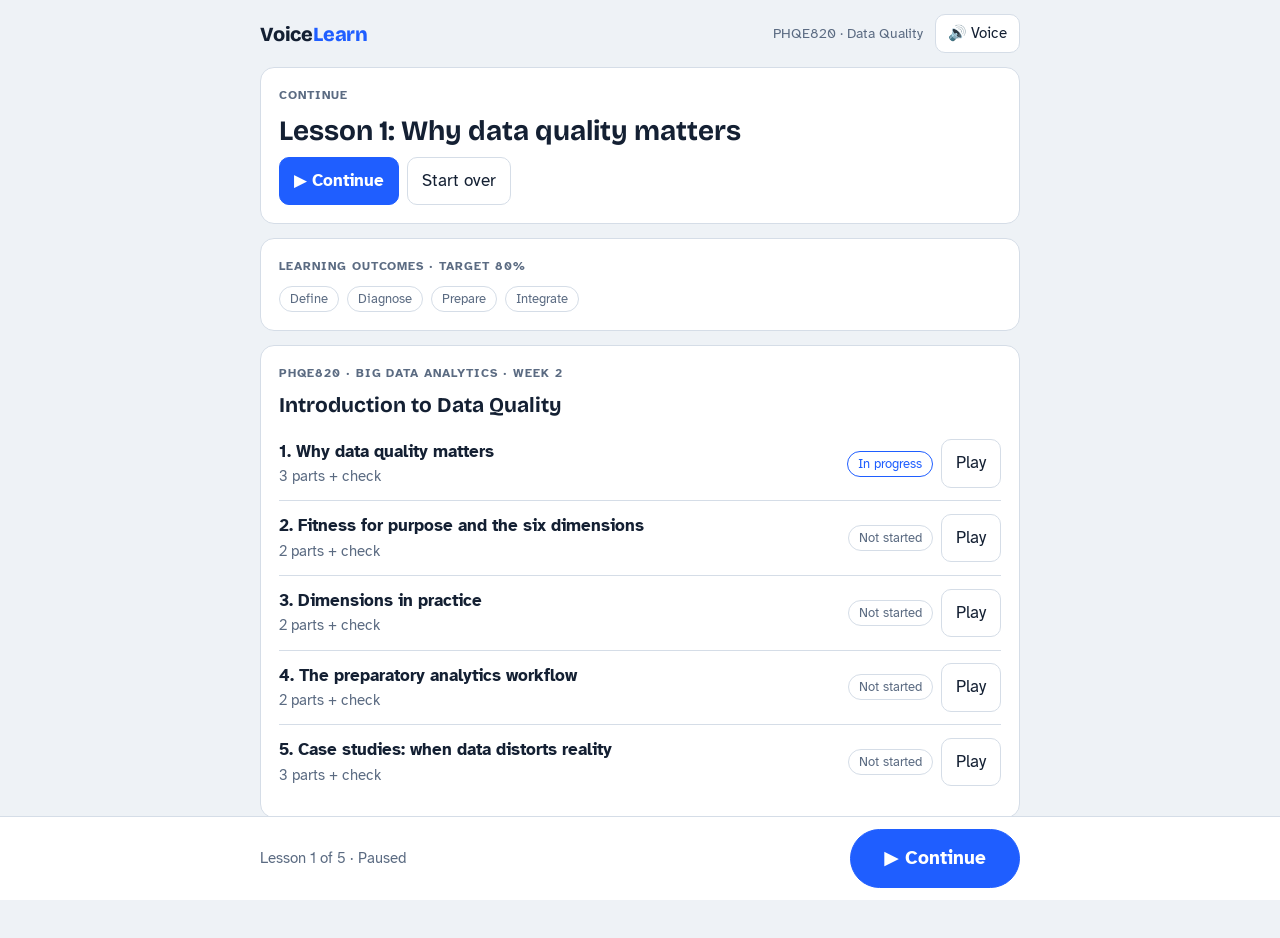
<file: index.html>
<!doctype html>
<html lang="en">
<head>
<meta charset="utf-8">
<meta name="viewport" content="width=device-width,initial-scale=1,viewport-fit=cover">
<title>VoiceLearn Prototype</title>
<link rel="stylesheet" href="https://fonts.googleapis.com/css2?family=Atkinson+Hyperlegible:wght@400;700&family=Bricolage+Grotesque:opsz,wght@12..96,600;12..96,800&display=swap">
<link rel="stylesheet" href="scenes.css?v=6">
<style>
/* Narrated presentation: the stage plays like a video; one Pause/Continue control. */
:root{
  --bg:#EEF2F6; --surface:#FFFFFF; --ink:#142033; --muted:#5B6B82; --line:#D5DDE7;
  --accent:#1F5EFF; --accent-ink:#FFFFFF; --ok:#1E8E5A; --warn:#B26A00;
  --display:"Bricolage Grotesque",system-ui,sans-serif; --body:"Atkinson Hyperlegible",system-ui,sans-serif;
}
@media (prefers-color-scheme:dark){:root:not([data-theme="light"]){
  --bg:#0D131C; --surface:#151D29; --ink:#E8EEF6; --muted:#93A3B8; --line:#263245;
  --accent:#6C9BFF; --accent-ink:#0D131C; --ok:#3DD68C; --warn:#FFB84D; color-scheme:dark}}
:root[data-theme="dark"]{
  --bg:#0D131C; --surface:#151D29; --ink:#E8EEF6; --muted:#93A3B8; --line:#263245;
  --accent:#6C9BFF; --accent-ink:#0D131C; --ok:#3DD68C; --warn:#FFB84D; color-scheme:dark}
*{box-sizing:border-box}
html,body{margin:0}
body{background:var(--bg);color:var(--ink);font:17px/1.55 var(--body);padding:0 16px 120px}
[hidden]{display:none!important}
header{display:flex;align-items:center;justify-content:space-between;gap:12px;max-width:760px;margin:0 auto;padding-block:14px}
.brand{font:800 20px var(--display);letter-spacing:-.01em;cursor:pointer;background:none;border:0;padding:0;color:var(--ink)}
.brand span{color:var(--accent)}
main{max-width:760px;margin:0 auto;display:grid;gap:14px}
h1,h2{font-family:var(--display);text-wrap:balance;margin:0;line-height:1.15}
h1{font-size:28px} h2{font-size:21px}
.eyebrow{font-size:12px;text-transform:uppercase;letter-spacing:.08em;color:var(--muted);font-weight:700}
.card{background:var(--surface);border:1px solid var(--line);border-radius:14px;padding:18px;display:grid;gap:10px;min-width:0}
.muted{color:var(--muted)}
button{font:inherit;cursor:pointer;border-radius:10px;border:1px solid var(--line);background:var(--surface);color:var(--ink);padding:10px 14px}
button.primary{background:var(--accent);color:var(--accent-ink);border-color:var(--accent);font-weight:700}
button:focus-visible{outline:3px solid var(--accent);outline-offset:2px}
.lesson{display:flex;justify-content:space-between;gap:12px;align-items:center;padding:12px 0;border-top:1px solid var(--line)}
.lesson:first-child{border-top:0}
.pill{font-size:13px;padding:2px 10px;border-radius:99px;border:1px solid var(--line);color:var(--muted);white-space:nowrap}
.pill.done{color:var(--ok);border-color:var(--ok)}
.pill.now{color:var(--accent);border-color:var(--accent)}
.pill.warn{color:var(--warn);border-color:var(--warn)}
.row{display:flex;flex-wrap:wrap;gap:8px;align-items:center}
.player .stage,.player .look{height:max(340px,calc(100dvh - 250px))}
.player .look{position:relative;border-radius:16px;overflow:hidden;background:#0c0c10}
body.fs .player .look{position:fixed;left:0;right:0;top:0;bottom:calc(150px + env(safe-area-inset-bottom,0px));height:auto;border-radius:0;z-index:50}
.cc{min-height:3.2em;font-size:18px;line-height:1.45;text-align:center;padding-inline:8px;text-wrap:balance}
.bar{position:fixed;left:0;right:0;bottom:0;background:var(--surface);border-top:1px solid var(--line);
  padding:12px 16px calc(12px + env(safe-area-inset-bottom,0px))}
.bar-in{max-width:760px;margin:0 auto;display:flex;align-items:center;gap:14px}
.bar .status{flex:1;min-width:0;font-size:15px;color:var(--muted);white-space:nowrap;overflow:hidden;text-overflow:ellipsis}
.hdr-course{font-size:14px;margin-left:auto;white-space:nowrap;overflow:hidden;text-overflow:ellipsis;min-width:0}
.vbtn{padding:7px 12px;font-size:15px;white-space:nowrap}
.vpanel{position:fixed;z-index:20;left:16px;right:16px;top:calc(64px + env(safe-area-inset-top,0px));max-width:420px;margin-left:auto;
  box-shadow:0 20px 60px rgba(0,0,0,.35)}
.vpanel select,.vpanel input[type=range]{width:100%;font:inherit}
.vpanel select{padding:10px;border-radius:10px;border:1px solid var(--line);background:var(--bg);color:var(--ink)}
.vpanel input[type=range]{accent-color:var(--accent)}
.send{margin-top:6px}
.fld{display:grid;gap:4px;font-size:15px;color:var(--muted)}
.fld input{font:inherit;color:var(--ink);background:var(--bg);border:1px solid var(--line);border-radius:10px;padding:10px 12px;width:100%}
#fsBtn{display:none;padding:12px 14px;border-radius:99px;font-size:18px;line-height:1}
body[data-view="player"] #fsBtn{display:block}
/* Full screen player: stage fills the screen, caption + controls float over it like a video player. */
body.fs{overflow:hidden}
body.fs header,body.fs .vpanel{display:none}
/* The picture stops above a black caption band, so subtitles and controls never cover content. */
body.fs{background:#000}
body.fs .player .stage{position:fixed;left:0;right:0;top:0;bottom:calc(150px + env(safe-area-inset-bottom,0px));height:auto;border-radius:0;z-index:50}
body.fs .cc{position:fixed;left:0;right:0;bottom:0;z-index:51;margin:0;height:calc(150px + env(safe-area-inset-bottom,0px));
  padding:12px 20px 0;color:#fff;background:#000;pointer-events:none}
body.fs .bar{z-index:52;background:transparent;border:0}
body.fs .bar .status{color:rgba(255,255,255,.8)}
body.fs #fsBtn{background:rgba(20,20,24,.55);color:#fff;border-color:rgba(255,255,255,.3);backdrop-filter:blur(8px)}
body.fs .send{display:none}
#toggle{min-width:170px;padding:14px 22px;font-size:19px;border-radius:99px}
</style>
</head>
<body>
<header>
  <button class="brand" id="home" aria-label="Course home">Voice<span>Learn</span></button>
  <span class="muted hdr-course">PHQE820 · Data Quality</span>
  <button id="vBtn" class="vbtn" aria-label="Voice and speed settings">🔊 Voice</button>
</header>
<div class="vpanel card" id="vPanel" hidden>
  <div class="row" style="justify-content:space-between"><b>Voice &amp; speed</b><button id="vClose" aria-label="Close">✕</button></div>
  <label class="fld">Look<select id="vLook"><option value="story">Story cards</option><option value="codex">Signal Studio</option></select></label>
  <label class="fld">Voice<select id="vVoice"></select></label>
  <label class="fld">Speed <output id="vRateOut">1×</output><input id="vRate" type="range" min="0.75" max="2" step="0.25" value="1"></label>
  <div class="row muted" style="justify-content:space-between;font-size:13px"><span>0.75×</span><span>1×</span><span>1.5×</span><span>2×</span></div>
  <label class="fld">Tone <output id="vPitchOut">normal</output><input id="vPitch" type="range" min="0.5" max="1.5" step="0.1" value="1"></label>
  <div class="row muted" style="justify-content:space-between;font-size:13px"><span>Deeper</span><span>Higher</span></div>
  <button id="vTest">▶ Test voice</button>
  <div class="muted" style="font-size:13px">Voices come from your phone. For a male voice on Android: Settings → Text-to-speech → Speech Services by Google → ⚙️ → Install voice data → English → pick a male voice.</div>
</div>
<main id="main"></main>
<div class="bar"><div class="bar-in">
  <div class="status" id="status" role="status">Ready</div>
  <button id="fsBtn" aria-label="Full screen">⛶</button>
  <button class="primary" id="toggle">▶ Continue</button>
</div></div>

<script src="course.js?v=2"></script>
<script src="adaptive.js?v=1"></script>
<script src="scenes.js?v=7"></script>
<script src="https://cdnjs.cloudflare.com/ajax/libs/gsap/3.12.5/gsap.min.js"></script>
<script src="lab/content.js?v=4"></script>
<script src="lab/style-story.js?v=3"></script>
<script src="lab/style-codex.js?v=5"></script>
<script src="moments.js?v=1"></script>
<script src="player.js?v=12"></script>
</body>
</html>
</file>
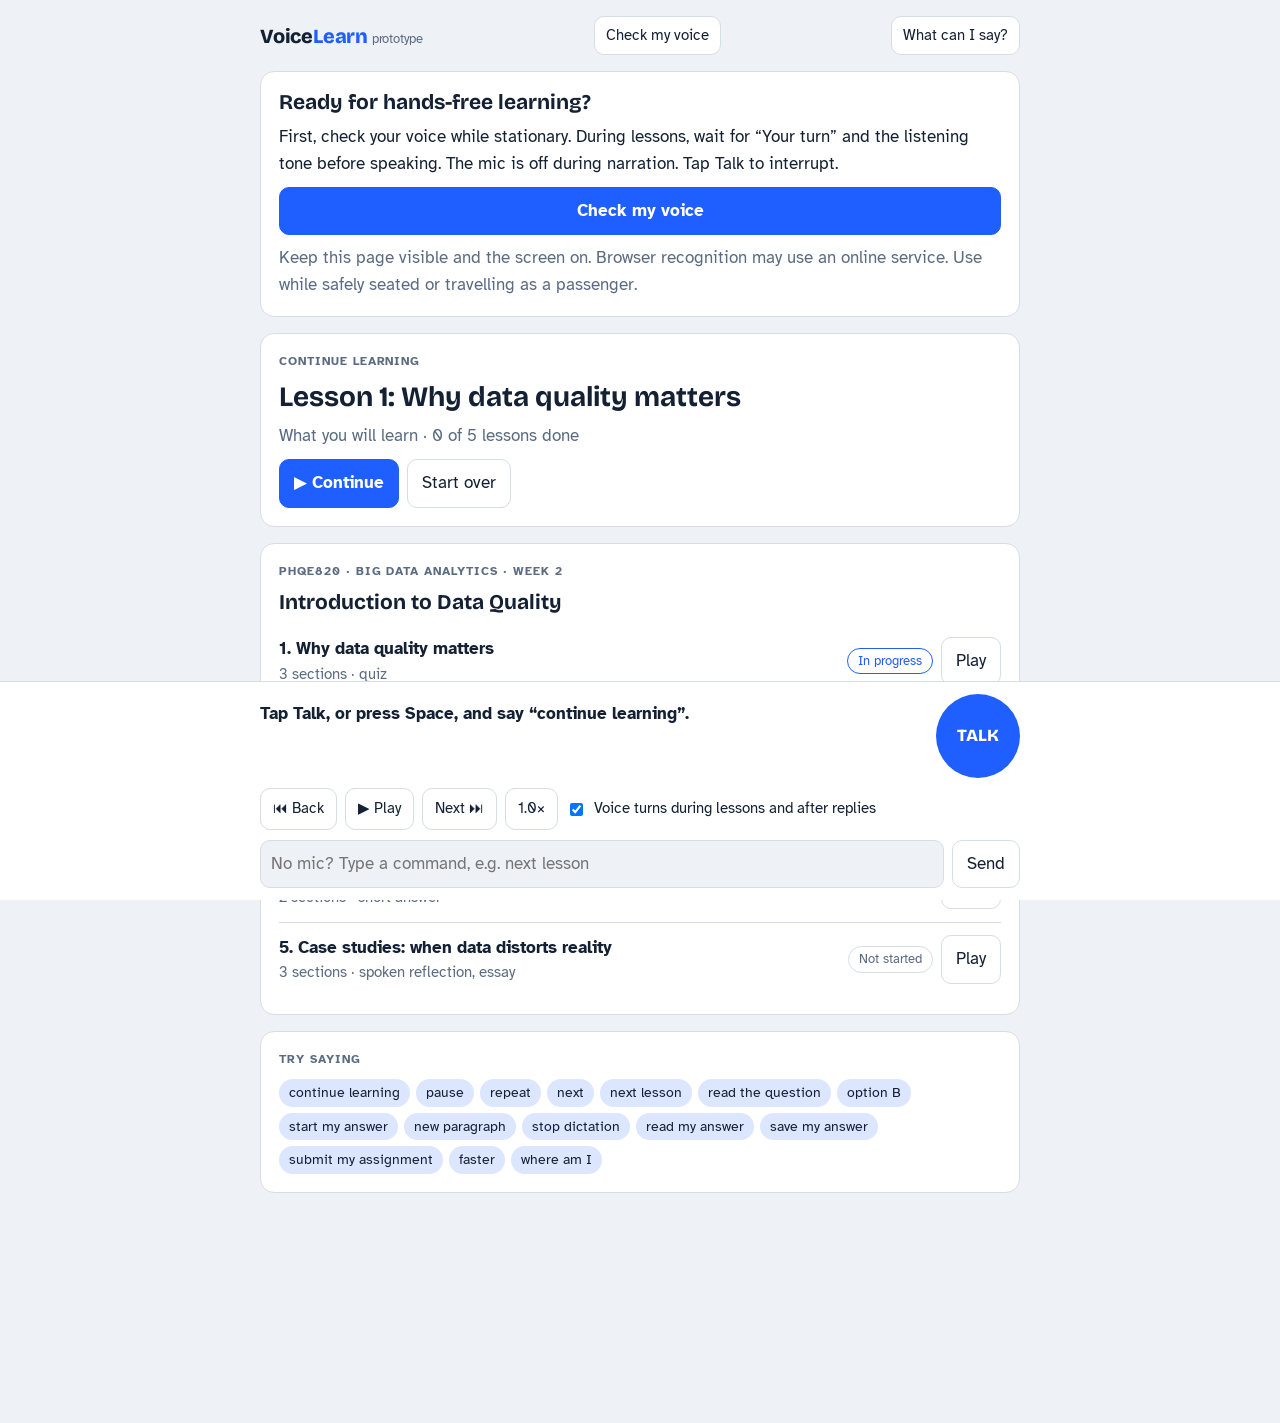
<file: voice.html>
<!doctype html>
<html lang="en">
<head>
<meta charset="utf-8">
<meta name="viewport" content="width=device-width,initial-scale=1,viewport-fit=cover">
<title>VoiceLearn Prototype</title>
<link rel="stylesheet" href="https://fonts.googleapis.com/css2?family=Atkinson+Hyperlegible:wght@400;700&family=Bricolage+Grotesque:opsz,wght@12..96,600;12..96,800&display=swap">
<link rel="stylesheet" href="scenes.css?v=2">
<style>
/* Layout: one column of content, a fixed "voice dock" at the bottom that owns the mic. */
:root{
  --bg:#EEF2F6; --surface:#FFFFFF; --ink:#142033; --muted:#5B6B82; --line:#D5DDE7;
  --accent:#1F5EFF; --accent-ink:#FFFFFF; --live:#D93A40; --ok:#1E8E5A; --bad:#C4372F; --hl:#DCE6FF;
  --display:"Bricolage Grotesque",system-ui,sans-serif; --body:"Atkinson Hyperlegible",system-ui,sans-serif;
}
@media (prefers-color-scheme:dark){:root:not([data-theme="light"]){
  --bg:#0D131C; --surface:#151D29; --ink:#E8EEF6; --muted:#93A3B8; --line:#263245;
  --accent:#6C9BFF; --accent-ink:#0D131C; --live:#FF6369; --ok:#3DD68C; --bad:#FF7A70; --hl:#1E2C4A; color-scheme:dark}}
:root[data-theme="dark"]{
  --bg:#0D131C; --surface:#151D29; --ink:#E8EEF6; --muted:#93A3B8; --line:#263245;
  --accent:#6C9BFF; --accent-ink:#0D131C; --live:#FF6369; --ok:#3DD68C; --bad:#FF7A70; --hl:#1E2C4A; color-scheme:dark}
*{box-sizing:border-box}
html,body{margin:0}
body{background:var(--bg);color:var(--ink);font:17px/1.55 var(--body);padding:0 16px 230px}
[hidden]{display:none!important}
header{display:flex;align-items:center;justify-content:space-between;gap:12px;max-width:760px;margin:0 auto;padding-block:16px}
.brand{font:800 20px var(--display);letter-spacing:-.01em;cursor:pointer}
.brand span{color:var(--accent)}
main{max-width:760px;margin:0 auto;display:grid;gap:16px}
h1,h2{font-family:var(--display);text-wrap:balance;margin:0;line-height:1.15}
h1{font-size:28px} h2{font-size:21px}
.eyebrow{font-size:12px;text-transform:uppercase;letter-spacing:.08em;color:var(--muted);font-weight:700}
.card{background:var(--surface);border:1px solid var(--line);border-radius:14px;padding:18px;display:grid;gap:10px;min-width:0}
.muted{color:var(--muted)}
button{font:inherit;cursor:pointer;border-radius:10px;border:1px solid var(--line);background:var(--surface);color:var(--ink);padding:10px 14px}
button.primary{background:var(--accent);color:var(--accent-ink);border-color:var(--accent);font-weight:700}
button:focus-visible{outline:3px solid var(--accent);outline-offset:2px}
.row{display:flex;flex-wrap:wrap;gap:8px;align-items:center}
.lesson{display:flex;justify-content:space-between;gap:12px;align-items:center;padding:12px 0;border-top:1px solid var(--line)}
.lesson:first-child{border-top:0}
.pill{font-size:13px;padding:2px 10px;border-radius:99px;border:1px solid var(--line);color:var(--muted);white-space:nowrap}
.pill.done{color:var(--ok);border-color:var(--ok)}
.pill.now{color:var(--accent);border-color:var(--accent)}
/* Player = video mode: the stage fills the screen, the dock shrinks to one row of controls. */
.player{position:relative}
.player .stage{height:max(340px,calc(100dvh - 330px))}
.player .resume{position:absolute;left:50%;bottom:22px;transform:translateX(-50%);width:auto;z-index:5;box-shadow:0 10px 40px rgba(0,0,0,.5)}
body[data-view="player"] #voiceSetup{display:none}
body[data-view="player"] .typed,body[data-view="player"] .transport label{display:none}
body[data-view="player"] .status{white-space:nowrap;overflow:hidden;text-overflow:ellipsis;font-size:15px}
body[data-view="player"] .talk{width:68px;height:68px}
body[data-view="player"]{padding-bottom:170px}
header button{padding:7px 11px;font-size:15px}
.cc{min-height:3.2em;font-size:18px;line-height:1.45;text-align:center;color:var(--ink);padding-inline:8px;text-wrap:balance}
.script span{transition:background .2s}
.script span.on{background:var(--hl);border-radius:4px}
.opts{display:grid;gap:8px}
.opts button{text-align:left;display:flex;gap:10px}
.opts b{font-family:var(--display);color:var(--accent)}
.opts button.right{border-color:var(--ok);box-shadow:inset 0 0 0 1px var(--ok)}
.opts button.wrong{border-color:var(--bad);box-shadow:inset 0 0 0 1px var(--bad)}
select{font:inherit;max-width:100%;padding:10px;border-radius:8px;color:var(--ink);background:var(--surface)}
header{flex-wrap:wrap}
textarea{width:100%;min-height:200px;font:inherit;color:var(--ink);background:var(--bg);border:1px solid var(--line);border-radius:10px;padding:12px;resize:vertical}
.interim{color:var(--muted);font-style:italic;min-height:1.5em}
.chips{display:flex;flex-wrap:wrap;gap:6px}
.chips span{font-size:14px;padding:3px 10px;border-radius:99px;background:var(--hl)}
.confirm{border:2px solid var(--accent)}
.resume{font-size:22px;padding:18px;width:100%}
/* Voice dock */
.dock{position:fixed;left:0;right:0;bottom:0;background:var(--surface);border-top:1px solid var(--line);padding:12px 16px calc(12px + env(safe-area-inset-bottom,0px))}
.dock-in{max-width:760px;margin:0 auto;display:grid;grid-template-columns:1fr auto;gap:10px 16px;align-items:center}
.status{font-weight:700;min-width:0}
.heard{color:var(--muted);font-size:15px;min-height:1.4em;overflow-wrap:anywhere}
.talk{grid-row:span 2;width:84px;height:84px;border-radius:50%;background:var(--accent);color:var(--accent-ink);border:0;display:grid;place-items:center;font-weight:800;font-family:var(--display)}
.talk.live{background:var(--live);animation:pulse 1.2s infinite}
.talk.dict{background:var(--live)}
@keyframes pulse{50%{box-shadow:0 0 0 12px color-mix(in srgb,var(--live) 25%,transparent)}}
@media (prefers-reduced-motion:reduce){.talk.live{animation:none}}
.transport{grid-column:1/-1;display:flex;flex-wrap:wrap;gap:8px}
.transport button{padding:8px 12px;font-size:15px}
.typed{grid-column:1/-1;display:flex;gap:8px}
.typed input{flex:1;min-width:0;font:inherit;padding:8px 10px;border-radius:10px;border:1px solid var(--line);background:var(--bg);color:var(--ink)}
.warn{border-color:var(--bad);color:var(--bad)}
</style>
</head>
<body>
<header>
  <div class="brand" id="brand">Voice<span>Learn</span> <small class="muted" style="font:400 13px var(--body)">prototype</small></div>
  <button id="voiceSetup">Check my voice</button><button id="help">What can I say?</button>
</header>
<main id="main"></main>

<div class="dock">
  <div class="dock-in">
    <div class="status" id="status" role="status" aria-live="polite">Tap Talk, or press Space, and say “continue learning”.</div>
    <button class="talk" id="talk" aria-label="Talk">TALK</button>
    <div class="heard" id="heard"></div>
    <div class="transport">
      <button id="bPrev">⏮ Back</button>
      <button id="bPlay">▶ Play</button>
      <button id="bNext">Next ⏭</button>
      <button id="bRate">1.0×</button>
      <label class="row" style="font-size:15px"><input type="checkbox" id="autoL"> Voice turns during lessons and after replies</label>
    </div>
    <form class="typed" id="typed"><input id="typedIn" placeholder="No mic? Type a command, e.g. next lesson"><button>Send</button></form>
  </div>
</div>

<script src="course.js"></script>
<script src="scenes.js?v=1"></script>
<script src="app.js?v=5"></script>
</body>
</html>
</file>
<file: scenes.css>
/* Lesson stage: a "video frame" that builds each section's visual in time with the narration,
   gliding (scrolling) to the newest item. Deliberately dark in both themes, like a video player. */
.stage{
  --st-bg:#0B1426; --st-panel:#13203A; --st-panel2:#182A4A; --st-ink:#EAF0FA; --st-muted:#8EA0BD; --st-line:#24365A;
  --st-accent:#6C9BFF; --st-warm:#FFB84D; --st-bad:#FF6B6B; --st-good:#3DD68C;
  position:relative; height:clamp(calc(360px*var(--k,1)),62vh,calc(680px*var(--k,1))); overflow:hidden; border-radius:calc(16px*var(--k,1));
  background:radial-gradient(120% 80% at 80% 0%,#16264A 0%,var(--st-bg) 60%); color:var(--st-ink);
  font-family:var(--body,system-ui,sans-serif); isolation:isolate;
}
.stage::before{content:"";position:absolute;inset:0;z-index:-1;opacity:.35;
  background-image:linear-gradient(var(--st-line) calc(1px*var(--k,1)),transparent calc(1px*var(--k,1))),linear-gradient(90deg,var(--st-line) calc(1px*var(--k,1)),transparent calc(1px*var(--k,1)));
  background-size:calc(36px*var(--k,1)) calc(36px*var(--k,1));mask-image:linear-gradient(#000,transparent 85%)}
.st-cap{position:absolute;top:calc(12px*var(--k,1));left:calc(14px*var(--k,1));right:calc(14px*var(--k,1));z-index:3;display:flex;justify-content:space-between;gap:calc(10px*var(--k,1));
  font-size:calc(12px*var(--k,1));letter-spacing:.08em;text-transform:uppercase;color:var(--st-muted);font-weight:700;pointer-events:none}
.st-cap b{color:var(--st-accent)}
.st-cap span:first-child{min-width:0;white-space:nowrap;overflow:hidden;text-overflow:ellipsis}
.st-fade{position:absolute;left:0;right:0;height:calc(56px*var(--k,1));z-index:2;pointer-events:none}
.st-fade.t{top:0;height:calc(72px*var(--k,1));background:linear-gradient(var(--st-bg) 45%,transparent)}
.st-fade.b{bottom:0;background:linear-gradient(transparent,var(--st-bg))}
.st-track{position:absolute;left:0;right:0;top:0;padding:calc(56px*var(--k,1)) calc(18px*var(--k,1)) 40vh;display:grid;gap:calc(34px*var(--k,1));
  transition:transform 1.1s cubic-bezier(.22,.8,.2,1);will-change:transform}
.st-bar{position:absolute;left:0;bottom:0;height:calc(3px*var(--k,1));background:var(--st-accent);z-index:3;transition:width .6s ease;width:0}

/* reveal */
.st-beat,.st-it{opacity:0;transform:translateY(calc(22px*var(--k,1)));transition:opacity .7s ease,transform .8s cubic-bezier(.22,.8,.2,1)}
.st-beat.in,.st-it.in{opacity:1;transform:none}
.st-beat.dim{opacity:.38}
.st-beat.in .st-it:not(.in){opacity:0}

/* type */
.st-kicker{font-size:calc(13px*var(--k,1));letter-spacing:.12em;text-transform:uppercase;color:var(--st-accent);font-weight:700}
.st-h{font-family:var(--display,system-ui);font-weight:800;font-size:clamp(calc(28px*var(--k,1)),6.5vw,calc(46px*var(--k,1)));line-height:1.05;margin:calc(6px*var(--k,1)) 0 0;text-wrap:balance}
.st-sub{color:var(--st-muted);margin-top:calc(8px*var(--k,1));font-size:calc(17px*var(--k,1))}
.st-quote{font-family:var(--display,system-ui);font-weight:800;font-size:clamp(calc(26px*var(--k,1)),6vw,calc(40px*var(--k,1)));line-height:1.12;text-wrap:balance}
.st-quote em{font-style:normal;color:var(--st-warm)}
.st-note{color:var(--st-muted);font-size:calc(15px*var(--k,1))}

/* cards grid */
.st-cards{display:grid;grid-template-columns:repeat(auto-fit,minmax(calc(150px*var(--k,1)),1fr));gap:calc(12px*var(--k,1))}
.st-card{background:var(--st-panel);border:calc(1px*var(--k,1)) solid var(--st-line);border-radius:calc(14px*var(--k,1));padding:calc(14px*var(--k,1));display:grid;gap:calc(6px*var(--k,1));min-width:0}
.st-card .ic{width:calc(34px*var(--k,1));height:calc(34px*var(--k,1));border-radius:calc(10px*var(--k,1));display:grid;place-items:center;background:var(--st-panel2);color:var(--st-accent)}
.st-card .ic svg{width:calc(20px*var(--k,1));height:calc(20px*var(--k,1))}
.st-card b{font-family:var(--display,system-ui);font-size:calc(19px*var(--k,1))}
.st-card span{color:var(--st-muted);font-size:calc(15px*var(--k,1));line-height:1.35}
.st-card.in{border-color:var(--st-accent);box-shadow:0 0 0 calc(1px*var(--k,1)) var(--st-accent) inset}
.st-card.in.settled{border-color:var(--st-line);box-shadow:none}
.st-chips{display:flex;flex-wrap:wrap;gap:calc(6px*var(--k,1))}
.st-chips i{font-style:normal;font-size:calc(13px*var(--k,1));padding:calc(2px*var(--k,1)) calc(9px*var(--k,1));border-radius:calc(99px*var(--k,1));background:var(--st-panel2);color:var(--st-ink)}

/* numbered list (a real sequence) */
.st-list{display:grid;gap:calc(12px*var(--k,1));counter-reset:n}
.st-list .st-it{display:grid;grid-template-columns:calc(44px*var(--k,1)) 1fr;gap:calc(12px*var(--k,1));align-items:start}
.st-list .st-it::before{counter-increment:n;content:counter(n);font-family:var(--display,system-ui);font-weight:800;font-size:calc(22px*var(--k,1));
  width:calc(44px*var(--k,1));height:calc(44px*var(--k,1));border-radius:50%;display:grid;place-items:center;border:calc(2px*var(--k,1)) solid var(--st-accent);color:var(--st-accent)}
.st-list .st-it b{display:block;font-size:calc(19px*var(--k,1))}
.st-list .st-it span{color:var(--st-muted);font-size:calc(15px*var(--k,1))}

/* chain */
.st-chain{display:grid;gap:0}
.st-chain .st-it{background:var(--st-panel);border:calc(1px*var(--k,1)) solid var(--st-line);border-radius:calc(12px*var(--k,1));padding:calc(12px*var(--k,1)) calc(14px*var(--k,1));font-weight:700}
.st-chain .st-it.bad{border-color:var(--st-bad);color:#FFD9D9}
.st-chain .arrow{height:calc(30px*var(--k,1));display:grid;place-items:center}
.st-chain .arrow svg{width:calc(16px*var(--k,1));height:calc(30px*var(--k,1));stroke:var(--st-bad);stroke-width:2.5;fill:none;stroke-dasharray:40;stroke-dashoffset:40;transition:stroke-dashoffset .6s .2s ease}
.st-chain .st-it.in + .arrow svg{stroke-dashoffset:0}

/* compare bars */
.st-compare{display:flex;align-items:flex-end;justify-content:center;gap:calc(32px*var(--k,1));height:calc(220px*var(--k,1));padding-top:calc(10px*var(--k,1))}
.st-col{display:grid;justify-items:center;gap:calc(8px*var(--k,1));width:calc(90px*var(--k,1))}
.st-col .bar{width:calc(56px*var(--k,1));border-radius:calc(12px*var(--k,1)) calc(12px*var(--k,1)) calc(4px*var(--k,1)) calc(4px*var(--k,1));background:var(--st-panel2);height:0;transition:height 1.2s cubic-bezier(.22,.8,.2,1);position:relative}
.st-col .val{font-family:var(--display,system-ui);font-weight:800;font-size:calc(26px*var(--k,1));font-variant-numeric:tabular-nums}
.st-col .lab{color:var(--st-muted);font-size:calc(14px*var(--k,1));text-align:center}
.st-col.bad .bar{background:var(--st-bad)} .st-col.good .bar{background:var(--st-good)}

/* donut */
.st-donut{display:flex;gap:calc(18px*var(--k,1));align-items:center;flex-wrap:wrap}
.st-donut svg{width:calc(150px*var(--k,1));height:calc(150px*var(--k,1));transform:rotate(-90deg)}
.st-donut circle{fill:none;stroke-width:16}
.st-donut .trk{stroke:var(--st-panel2)} .st-donut .arc{stroke:var(--st-bad);stroke-linecap:round;transition:stroke-dashoffset 1.4s cubic-bezier(.22,.8,.2,1)}
.st-donut .big{font-family:var(--display,system-ui);font-weight:800;font-size:calc(44px*var(--k,1));color:var(--st-bad);font-variant-numeric:tabular-nums}

/* pair (A vs B) */
.st-pair{display:grid;grid-template-columns:1fr auto 1fr;gap:calc(10px*var(--k,1));align-items:center}
.st-pair .box{background:var(--st-panel);border:calc(1px*var(--k,1)) solid var(--st-line);border-radius:calc(12px*var(--k,1));padding:calc(12px*var(--k,1));min-width:0;overflow-wrap:anywhere}
.st-pair .box small{display:block;color:var(--st-muted);font-size:calc(12px*var(--k,1));text-transform:uppercase;letter-spacing:.08em}
.st-pair .rel{font-family:var(--display,system-ui);font-weight:800;font-size:calc(34px*var(--k,1));color:var(--st-bad)}

/* record card */
.st-record{font-family:ui-monospace,"JetBrains Mono",Consolas,monospace;background:var(--st-panel);border:calc(1px*var(--k,1)) solid var(--st-line);border-radius:calc(12px*var(--k,1));padding:calc(14px*var(--k,1));position:relative;font-size:calc(15px*var(--k,1));display:grid;gap:calc(4px*var(--k,1))}
.st-record .bad{color:var(--st-bad);font-weight:700}
.st-stamp{position:absolute;right:calc(12px*var(--k,1));top:50%;transform:translateY(-50%) rotate(-10deg) scale(1.6);opacity:0;border:calc(3px*var(--k,1)) solid var(--st-bad);color:var(--st-bad);
  font:800 calc(16px*var(--k,1)) var(--display,system-ui);letter-spacing:.1em;padding:calc(4px*var(--k,1)) calc(10px*var(--k,1));border-radius:calc(8px*var(--k,1));transition:all .5s cubic-bezier(.3,1.6,.5,1) .5s}
.in > .st-record .st-stamp,.st-record.in .st-stamp{opacity:1;transform:translateY(-50%) rotate(-10deg) scale(1)}

/* timeline */
.st-time{position:relative;height:calc(90px*var(--k,1))}
.st-time .line{position:absolute;left:8%;right:8%;top:calc(40px*var(--k,1));height:calc(3px*var(--k,1));background:var(--st-line)}
.st-time .fill{position:absolute;left:8%;top:calc(40px*var(--k,1));height:calc(3px*var(--k,1));background:var(--st-warm);width:0;transition:width 2s ease .3s}
.in .st-time .fill{width:84%}
.st-time .pt{position:absolute;top:calc(30px*var(--k,1));width:calc(22px*var(--k,1));height:calc(22px*var(--k,1));border-radius:50%;background:var(--st-panel2);border:calc(3px*var(--k,1)) solid var(--st-warm)}
.st-time .lab{position:absolute;top:calc(62px*var(--k,1));font-size:calc(13px*var(--k,1));color:var(--st-muted);transform:translateX(-50%);white-space:nowrap}
.st-time .mid{position:absolute;top:calc(6px*var(--k,1));left:50%;transform:translateX(-50%);font:800 calc(18px*var(--k,1)) var(--display,system-ui);color:var(--st-warm)}

/* pipeline */
.st-pipe{position:relative;display:grid;gap:calc(12px*var(--k,1));padding-left:calc(34px*var(--k,1))}
.st-pipe::before{content:"";position:absolute;left:calc(13px*var(--k,1));top:calc(8px*var(--k,1));bottom:calc(8px*var(--k,1));width:calc(3px*var(--k,1));background:var(--st-line)}
.st-pipe .prog{position:absolute;left:calc(13px*var(--k,1));top:calc(8px*var(--k,1));width:calc(3px*var(--k,1));background:var(--st-accent);height:0;transition:height .8s ease}
.st-pipe .st-it{position:relative;background:var(--st-panel);border:calc(1px*var(--k,1)) solid var(--st-line);border-radius:calc(12px*var(--k,1));padding:calc(10px*var(--k,1)) calc(12px*var(--k,1))}
.st-pipe .st-it::before{content:attr(data-n);position:absolute;left:calc(-34px*var(--k,1));top:calc(8px*var(--k,1));width:calc(26px*var(--k,1));height:calc(26px*var(--k,1));border-radius:50%;background:var(--st-bg);
  border:calc(3px*var(--k,1)) solid var(--st-line);display:grid;place-items:center;font:800 calc(12px*var(--k,1)) var(--display,system-ui);color:var(--st-muted);transition:all .4s}
.st-pipe .st-it.in::before{border-color:var(--st-accent);color:var(--st-ink);background:var(--st-accent)}
.st-pipe .st-it b{font-size:calc(18px*var(--k,1))} .st-pipe .st-it span{display:block;color:var(--st-muted);font-size:calc(14px*var(--k,1))}

/* mini charts */
.st-minis{display:grid;grid-template-columns:repeat(3,1fr);gap:calc(10px*var(--k,1))}
.st-mini{background:var(--st-panel);border:calc(1px*var(--k,1)) solid var(--st-line);border-radius:calc(12px*var(--k,1));padding:calc(10px*var(--k,1));display:grid;gap:calc(6px*var(--k,1));min-width:0}
.st-mini small{color:var(--st-muted);font-size:calc(12px*var(--k,1))}
.st-mini svg{width:100%;height:calc(60px*var(--k,1))}
.st-mini .draw{fill:none;stroke:var(--st-warm);stroke-width:2.5;stroke-dasharray:300;stroke-dashoffset:300;transition:stroke-dashoffset 1.6s ease .2s}
.st-mini.in .draw{stroke-dashoffset:0}
.st-mini rect{transition:height .9s cubic-bezier(.22,.8,.2,1),y .9s cubic-bezier(.22,.8,.2,1)}

/* merge */
.st-merge{display:grid;grid-template-columns:1fr calc(60px*var(--k,1)) 1fr;align-items:center;gap:calc(6px*var(--k,1))}
.st-merge .srcs{display:grid;gap:calc(8px*var(--k,1))}
.st-merge .src{background:var(--st-panel);border:calc(1px*var(--k,1)) solid var(--st-line);border-radius:calc(10px*var(--k,1));padding:calc(8px*var(--k,1)) calc(10px*var(--k,1));font-weight:700;text-align:center}
.st-merge svg{width:calc(60px*var(--k,1));height:calc(130px*var(--k,1));fill:none;stroke:var(--st-accent);stroke-width:2;stroke-dasharray:120;stroke-dashoffset:120;transition:stroke-dashoffset 1s ease}
.st-merge.in svg{stroke-dashoffset:0}
.st-merge .out{background:var(--st-panel2);border:calc(2px*var(--k,1)) dashed var(--st-bad);border-radius:calc(12px*var(--k,1));padding:calc(12px*var(--k,1));text-align:center;font-weight:700}

/* formula */
.st-frac{display:grid;justify-items:center;gap:calc(4px*var(--k,1));font-family:var(--display,system-ui);font-weight:800;font-size:clamp(calc(24px*var(--k,1)),6vw,calc(34px*var(--k,1)))}
.st-frac hr{width:min(calc(320px*var(--k,1)),80%);border:0;border-top:calc(3px*var(--k,1)) solid var(--st-ink);margin:calc(2px*var(--k,1)) 0}
.st-frac .tag{font:700 calc(13px*var(--k,1)) var(--body,system-ui);padding:calc(2px*var(--k,1)) calc(8px*var(--k,1));border-radius:calc(99px*var(--k,1));margin-left:calc(6px*var(--k,1));vertical-align:middle;opacity:0;transition:opacity .5s .4s}
.st-frac .tag.down{background:var(--st-bad);color:#1a0505} .st-frac .tag.up{background:var(--st-warm);color:#1a1205}
.st-frac.show-tags .tag{opacity:1}
.st-vs{display:grid;grid-template-columns:1fr 1fr;gap:calc(12px*var(--k,1))}
.st-vs .box{border-radius:calc(14px*var(--k,1));padding:calc(14px*var(--k,1));background:var(--st-panel);border:calc(1px*var(--k,1)) solid var(--st-line);display:grid;gap:calc(4px*var(--k,1));justify-items:start}
.st-vs .arr{font:800 calc(40px*var(--k,1)) var(--display,system-ui);line-height:1}
.st-vs .good .arr{color:var(--st-good)} .st-vs .bad .arr{color:var(--st-bad)}

/* route */
.st-route svg{width:100%;height:auto;display:block}
.st-route .path{fill:none;stroke:var(--st-line);stroke-width:4;stroke-linecap:round}
.st-route .live{fill:none;stroke:var(--st-accent);stroke-width:4;stroke-linecap:round;stroke-dasharray:6 10}
.st-route .dot{fill:var(--st-accent);transition:opacity .5s}
.st-route .gone{fill:none;stroke:var(--st-bad);stroke-width:2;stroke-dasharray:3 3}
.st-route.broken .dot.miss{opacity:0}

/* stack */
.st-stack{display:grid;gap:calc(8px*var(--k,1));max-width:calc(420px*var(--k,1));margin:0 auto;width:100%}
.st-stack .st-it{border-radius:calc(12px*var(--k,1));padding:calc(14px*var(--k,1));text-align:center;font-weight:800;font-family:var(--display,system-ui);font-size:calc(19px*var(--k,1))}
.st-stack .top{background:var(--st-panel2);border:calc(1px*var(--k,1)) solid var(--st-line)}
.st-stack .base{background:var(--st-accent);color:#08122A;font-size:calc(22px*var(--k,1));padding:calc(18px*var(--k,1))}
.st-stack .crown{background:transparent;border:calc(2px*var(--k,1)) solid var(--st-warm);color:var(--st-warm)}

.st-row{display:flex;flex-wrap:wrap;gap:calc(10px*var(--k,1))}

/* quiz */
.st-opts{display:grid;gap:calc(10px*var(--k,1))}
.st-opt{display:grid;grid-template-columns:calc(38px*var(--k,1)) 1fr;gap:calc(12px*var(--k,1));align-items:center;text-align:left;width:100%;font:inherit;color:var(--st-ink);
  background:var(--st-panel);border:calc(1px*var(--k,1)) solid var(--st-line);border-radius:calc(12px*var(--k,1));padding:calc(10px*var(--k,1)) calc(12px*var(--k,1));cursor:pointer;transition:border-color .3s,background .3s,opacity .3s,transform .8s cubic-bezier(.22,.8,.2,1)}
.st-opt b{font:800 calc(18px*var(--k,1)) var(--display,system-ui);width:calc(38px*var(--k,1));height:calc(38px*var(--k,1));border-radius:50%;display:grid;place-items:center;background:var(--st-panel2);color:var(--st-accent)}
.st-opt.picked{border-color:var(--st-warm);box-shadow:0 0 0 calc(1px*var(--k,1)) var(--st-warm) inset}
.st-opt.right{border-color:var(--st-good);background:color-mix(in srgb,var(--st-good) 16%,var(--st-panel));box-shadow:0 0 0 calc(1px*var(--k,1)) var(--st-good) inset}
.st-opt.right b{background:var(--st-good);color:#06210f}
.st-track:has(.st-opt.right) .st-opt:not(.right){opacity:.45}
.st-clock{height:calc(6px*var(--k,1));border-radius:calc(99px*var(--k,1));background:var(--st-panel2);overflow:hidden}
.st-clock i{display:block;height:100%;width:100%;background:var(--st-warm);transform-origin:left;transform:scaleX(0)}
.st-clock.run i{animation:stclock var(--dur,6s) linear forwards}
.st-clock.paused i{animation-play-state:paused}
@keyframes stclock{from{transform:scaleX(1)}to{transform:scaleX(0)}}
.st-opt:not(.in){pointer-events:none}
button.st-card{font:inherit;color:var(--st-ink);text-align:left;cursor:pointer;width:100%}
button.st-card:hover{border-color:var(--st-accent)}
.st-opt:disabled{cursor:default}
.st-opt.picked{border-color:var(--st-bad);box-shadow:0 0 0 calc(1px*var(--k,1)) var(--st-bad) inset}
/* results */
.st-score{display:flex;align-items:baseline;gap:calc(12px*var(--k,1));font:800 clamp(calc(56px*var(--k,1)),16vw,calc(88px*var(--k,1)))/1 var(--display,system-ui);font-variant-numeric:tabular-nums}
.st-score.good span{color:var(--st-good)} .st-score.bad span{color:var(--st-warm)}
.st-score small{font:700 calc(15px*var(--k,1)) var(--body,system-ui);color:var(--st-muted)}
.st-los{display:grid;gap:calc(14px*var(--k,1))}
.st-lo-h{display:flex;justify-content:space-between;gap:calc(10px*var(--k,1));font-size:calc(16px*var(--k,1))}
.st-lo-h span{color:var(--st-muted);font-variant-numeric:tabular-nums}
.st-lo-t{position:relative;height:calc(12px*var(--k,1));border-radius:calc(99px*var(--k,1));background:var(--st-panel2);margin-top:calc(6px*var(--k,1))}
.st-lo-t i{position:absolute;left:0;top:0;bottom:0;border-radius:calc(99px*var(--k,1));width:0;transition:width 1.2s cubic-bezier(.22,.8,.2,1) .3s}
.st-lo.in .st-lo-t i{width:var(--w)}
.st-lo-t i.good{background:var(--st-good)} .st-lo-t i.bad{background:var(--st-warm)}
.st-lo-t em{position:absolute;top:calc(-5px*var(--k,1));bottom:calc(-5px*var(--k,1));width:calc(2px*var(--k,1));background:var(--st-ink);opacity:.7}
.st-task{background:var(--st-panel);border:calc(1px*var(--k,1)) solid var(--st-line);border-left:0;border-radius:calc(14px*var(--k,1));padding:calc(16px*var(--k,1));font-size:calc(18px*var(--k,1));line-height:1.45}
@media (prefers-reduced-motion:reduce){.st-track,.st-beat,.st-it,.st-col .bar,.st-donut .arc,.st-time .fill{transition:none!important}}
@media (max-width:calc(420px*var(--k,1))){.st-minis{grid-template-columns:1fr 1fr}.st-pair{grid-template-columns:1fr}.st-pair .rel{text-align:center}}
</file>
